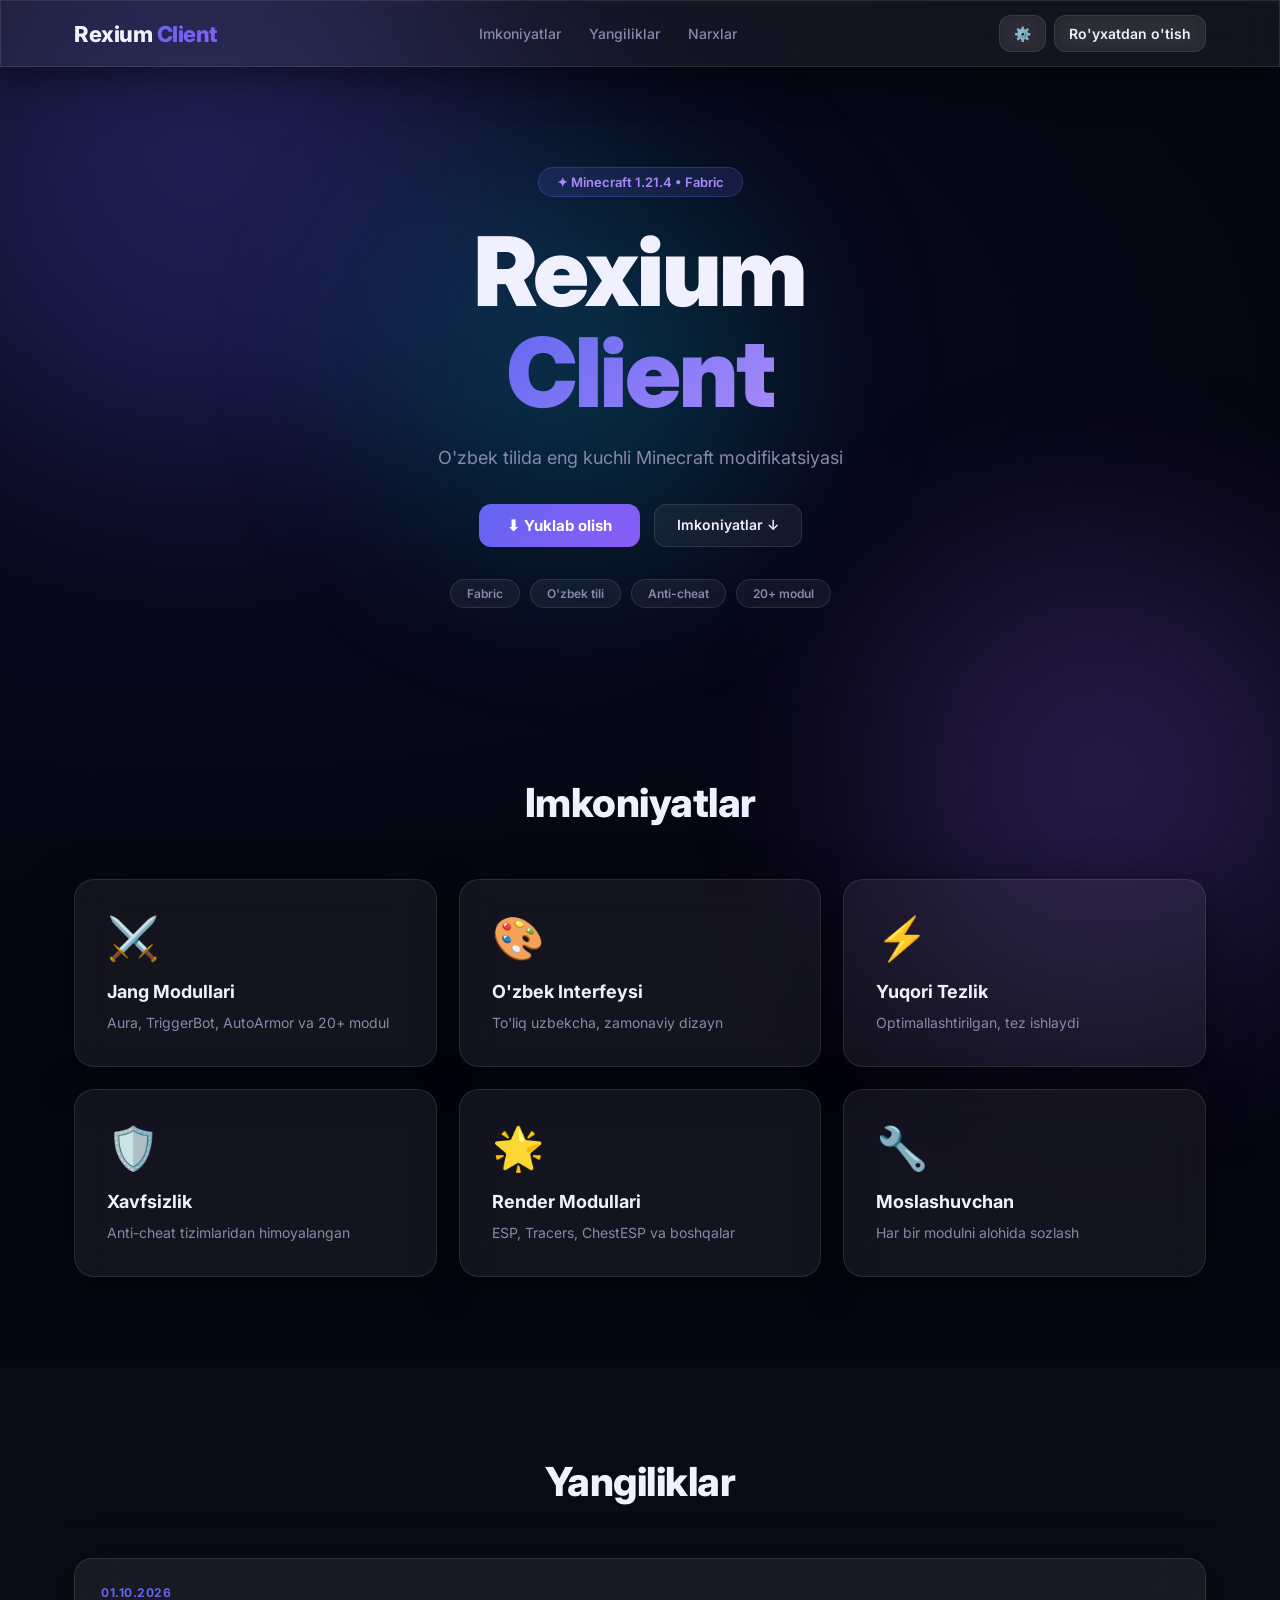
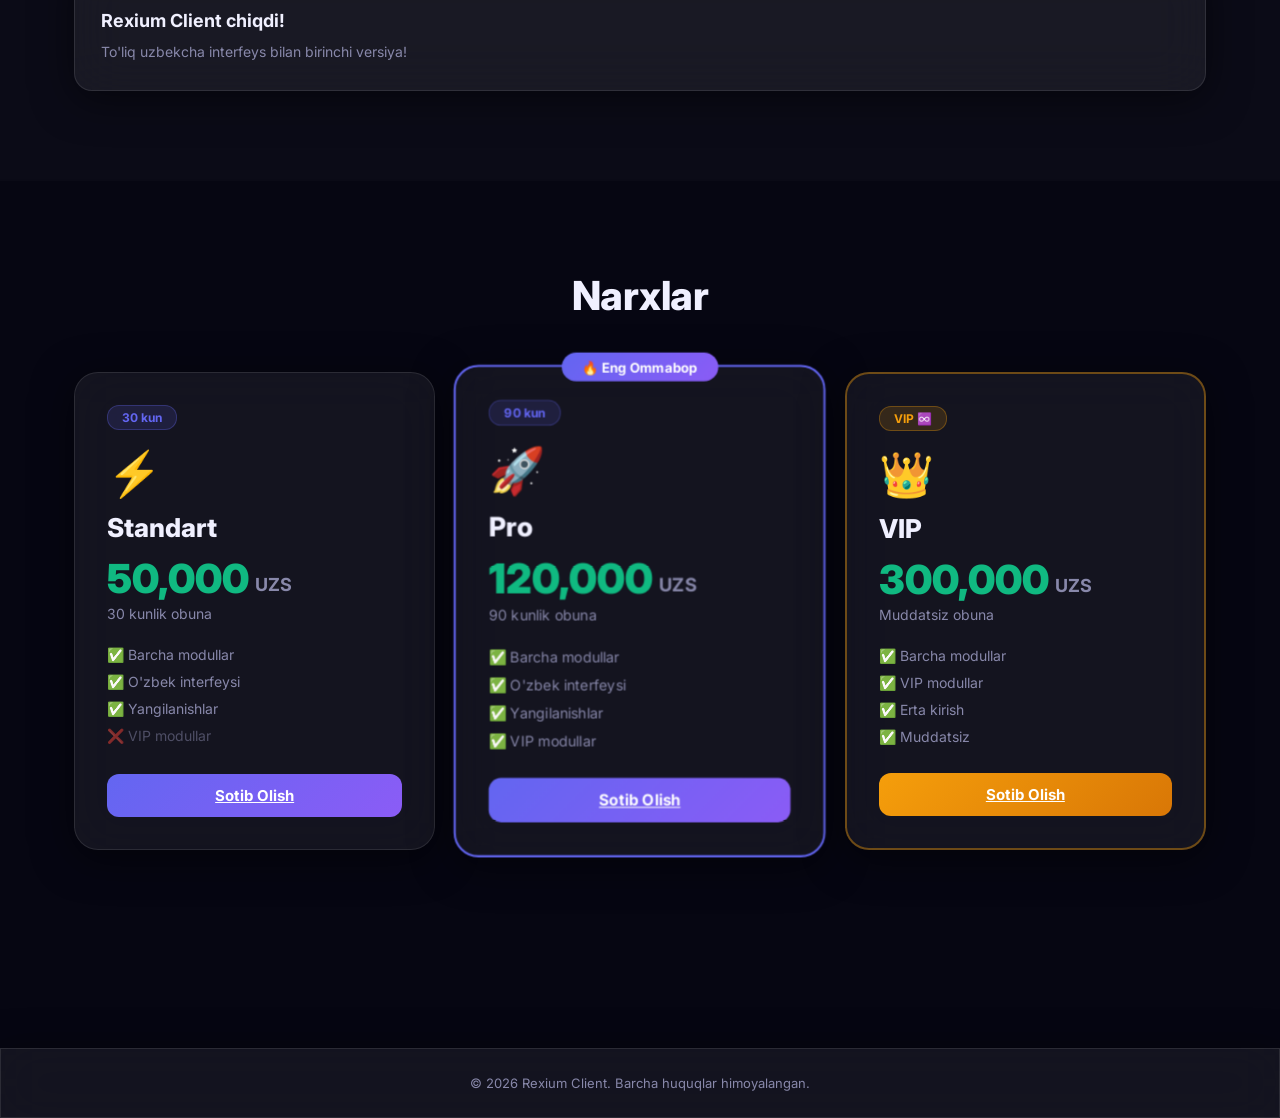
<file: index.html>
<!DOCTYPE html>
<html lang="uz">
<head>
<meta charset="UTF-8">
<meta name="viewport" content="width=device-width, initial-scale=1.0">
<title>Rexium Client</title>
<link rel="stylesheet" href="style.css">
<style>html{scroll-behavior:smooth}</style>
</head>
<body>
<div class="bg-wrap" id="bgWrap">
  <div class="orb orb1"></div><div class="orb orb2"></div><div class="orb orb3"></div>
</div>

<nav class="navbar glass">
  <div class="cnt nav-row">
    <div class="logo"><a href="index.html" style="text-decoration:none;color:inherit">Rexium <span>Client</span></a></div>
    <div class="nav-links">
      <a href="#features">Imkoniyatlar</a>
      <a href="#news">Yangiliklar</a>
      <a href="#pricing">Narxlar</a>
    </div>
    <div class="nav-right">
      <button id="settingsBtn" class="btn-ghost" title="Sozlamalar">⚙️</button>
      <button id="mainBtn" class="btn-ghost">Ro'yxatdan o'tish</button>
    </div>
  </div>
</nav>

<section class="hero">
  <div class="cnt hero-inner">
    <div class="hero-badge">✦ Minecraft 1.21.4 • Fabric</div>
    <h1>Rexium<br><span class="grad">Client</span></h1>
    <p class="hero-sub">O'zbek tilida eng kuchli Minecraft modifikatsiyasi</p>
    <div class="hero-btns">
      <button id="heroDlBtn" class="btn-primary">⬇ Yuklab olish</button>
      <a href="#features" class="btn-ghost">Imkoniyatlar ↓</a>
    </div>
    <div class="chips">
      <span class="chip">Fabric</span><span class="chip">O'zbek tili</span>
      <span class="chip">Anti-cheat</span><span class="chip">20+ modul</span>
    </div>
  </div>
</section>

<section id="features" class="sec">
  <div class="cnt">
    <h2 class="sec-title">Imkoniyatlar</h2>
    <div class="grid3">
      <div class="card glass"><div class="cicon">⚔️</div><h3>Jang Modullari</h3><p>Aura, TriggerBot, AutoArmor va 20+ modul</p></div>
      <div class="card glass"><div class="cicon">🎨</div><h3>O'zbek Interfeysi</h3><p>To'liq uzbekcha, zamonaviy dizayn</p></div>
      <div class="card glass"><div class="cicon">⚡</div><h3>Yuqori Tezlik</h3><p>Optimallashtirilgan, tez ishlaydi</p></div>
      <div class="card glass"><div class="cicon">🛡️</div><h3>Xavfsizlik</h3><p>Anti-cheat tizimlaridan himoyalangan</p></div>
      <div class="card glass"><div class="cicon">🌟</div><h3>Render Modullari</h3><p>ESP, Tracers, ChestESP va boshqalar</p></div>
      <div class="card glass"><div class="cicon">🔧</div><h3>Moslashuvchan</h3><p>Har bir modulni alohida sozlash</p></div>
    </div>
  </div>
</section>

<section id="news" class="sec sec-alt">
  <div class="cnt">
    <h2 class="sec-title">Yangiliklar</h2>
    <div id="newsContainer" class="news-grid">
      <div class="news-card glass">
        <span class="ndate">01.10.2026</span>
        <h3>Rexium Client chiqdi!</h3>
        <p>To'liq uzbekcha interfeys bilan birinchi versiya!</p>
      </div>
    </div>
  </div>
</section>

<section id="pricing" class="sec">
  <div class="cnt">
    <h2 class="sec-title">Narxlar</h2>
    <div class="plans-grid">
      <div class="plan-card glass">
        <div class="plan-badge">30 kun</div>
        <div class="plan-icon">⚡</div>
        <h2 class="plan-name">Standart</h2>
        <div class="plan-price">
          <span class="plan-amount" id="idxPrice30">50,000</span>
          <span class="plan-currency">UZS</span>
        </div>
        <div class="plan-period">30 kunlik obuna</div>
        <ul class="plan-features">
          <li>✅ Barcha modullar</li>
          <li>✅ O'zbek interfeysi</li>
          <li>✅ Yangilanishlar</li>
          <li class="no">❌ VIP modullar</li>
        </ul>
        <a href="pricing.html" class="btn-primary wf" style="text-align:center;display:block">Sotib Olish</a>
      </div>
      <div class="plan-card glass plan-popular">
        <div class="plan-popular-badge">🔥 Eng Ommabop</div>
        <div class="plan-badge">90 kun</div>
        <div class="plan-icon">🚀</div>
        <h2 class="plan-name">Pro</h2>
        <div class="plan-price">
          <span class="plan-amount" id="idxPrice90">120,000</span>
          <span class="plan-currency">UZS</span>
        </div>
        <div class="plan-period">90 kunlik obuna</div>
        <ul class="plan-features">
          <li>✅ Barcha modullar</li>
          <li>✅ O'zbek interfeysi</li>
          <li>✅ Yangilanishlar</li>
          <li>✅ VIP modullar</li>
        </ul>
        <a href="pricing.html" class="btn-primary wf" style="text-align:center;display:block">Sotib Olish</a>
      </div>
      <div class="plan-card glass plan-vip">
        <div class="plan-badge vip-badge">VIP ♾️</div>
        <div class="plan-icon">👑</div>
        <h2 class="plan-name">VIP</h2>
        <div class="plan-price">
          <span class="plan-amount" id="idxPriceVip">300,000</span>
          <span class="plan-currency">UZS</span>
        </div>
        <div class="plan-period">Muddatsiz obuna</div>
        <ul class="plan-features">
          <li>✅ Barcha modullar</li>
          <li>✅ VIP modullar</li>
          <li>✅ Erta kirish</li>
          <li>✅ Muddatsiz</li>
        </ul>
        <a href="pricing.html" class="btn-primary wf" style="text-align:center;display:block;background:linear-gradient(135deg,#f59e0b,#d97706)">Sotib Olish</a>
      </div>
    </div>
  </div>
</section>

<!-- Login -->
<div id="loginModal" class="overlay" style="display:none">
  <div class="modal glass anim-up">
    <button class="mclose" onclick="closeM('loginModal')">&times;</button>
    <h2>Kirish</h2>
    <form id="loginForm">
      <div class="fg"><label>Email</label><input type="email" id="lEmail" placeholder="email@example.com" required></div>
      <div class="fg"><label>Parol</label><input type="password" id="lPass" placeholder="••••••••" required></div>
      <button type="submit" class="btn-primary wf">Kirish</button>
    </form>
    <p class="mswitch">Akkount yo'qmi? <a href="#" id="toReg">Ro'yxatdan o'tish</a></p>
  </div>
</div>

<!-- Register -->
<div id="regModal" class="overlay" style="display:none">
  <div class="modal glass anim-up">
    <button class="mclose" onclick="closeM('regModal')">&times;</button>
    <h2>Ro'yxatdan o'tish</h2>
    <form id="regForm">
      <div class="fg"><label>Ism</label><input type="text" id="rName" placeholder="Ismingiz" required></div>
      <div class="fg"><label>Email</label><input type="email" id="rEmail" placeholder="email@example.com" required></div>
      <div class="fg"><label>Parol</label><input type="password" id="rPass" placeholder="••••••••" required></div>
      <button type="submit" class="btn-primary wf">Ro'yxatdan o'tish</button>
    </form>
    <p class="mswitch">Akkount bormi? <a href="#" id="toLogin">Kirish</a></p>
  </div>
</div>

<div id="toast" class="toast"></div>
<footer class="footer glass"><div class="cnt"><p>© 2026 Rexium Client. Barcha huquqlar himoyalangan.</p></div></footer>

<!-- SETTINGS MODAL -->
<div id="settingsModal" class="overlay" style="display:none">
  <div class="modal glass anim-up stg-modal">
    <button class="mclose" onclick="closeM('settingsModal')">&times;</button>
    <h2>⚙️ Sozlamalar</h2>
    <div class="stg-section">
      <div class="stg-sec-title">👤 Akkount</div>
      <div class="ilist" id="stgUserInfo"><div class="irow"><span class="ilabel">Kirish talab etiladi</span></div></div>
    </div>
    <div class="stg-section" id="stgPassSection" style="display:none">
      <div class="stg-sec-title">🔐 Parolni O'zgartirish</div>
      <form id="stgPassForm">
        <div class="fg"><label>Eski Parol</label><input type="password" id="stgOldPass" placeholder="••••••••" required></div>
        <div class="fg"><label>Yangi Parol</label><input type="password" id="stgNewPass" placeholder="••••••••" required></div>
        <div class="fg"><label>Tasdiqlash</label><input type="password" id="stgNewPass2" placeholder="••••••••" required></div>
        <button type="submit" class="btn-primary wf">💾 Saqlash</button>
      </form>
    </div>
    <div class="stg-section">
      <div class="stg-sec-title">🎨 Interfeys</div>
      <div class="toggle-list">
        <div class="toggle-item">
          <div class="toggle-info"><strong>Fon Animatsiyasi</strong><p>Kompyuter sekinlashsa o'chiring</p></div>
          <label class="toggle-sw"><input type="checkbox" id="stgAnim" checked><span class="sw-track"><span class="sw-thumb"></span></span></label>
        </div>
        <div class="toggle-item">
          <div class="toggle-info"><strong>Glass Effekt</strong><p>Shisha ko'rinish effekti</p></div>
          <label class="toggle-sw"><input type="checkbox" id="stgGlass" checked><span class="sw-track"><span class="sw-thumb"></span></span></label>
        </div>
        <div class="toggle-item">
          <div class="toggle-info"><strong>Silliq Animatsiyalar</strong><p>Hover va o'tish effektlari</p></div>
          <label class="toggle-sw"><input type="checkbox" id="stgTransitions" checked><span class="sw-track"><span class="sw-thumb"></span></span></label>
        </div>
      </div>
    </div>
  </div>
</div>

<script src="auth.js"></script><script src="settings.js"></script><script src="app.js"></script>
</body>
</html>
</file>
<file: style.css>
@import url('https://fonts.googleapis.com/css2?family=Inter:wght@300;400;500;600;700;800;900&display=swap');

*{margin:0;padding:0;box-sizing:border-box}
:root{
  --p:#6366f1;--p2:#8b5cf6;--p3:#a78bfa;
  --ok:#10b981;--err:#ef4444;--warn:#f59e0b;
  --dark:#060612;--dark2:#0d0d1f;
  --txt:#f0f0ff;--sub:#8888aa;
  --gb:rgba(255,255,255,0.06);
  --gb2:rgba(255,255,255,0.10);
  --gbr:rgba(255,255,255,0.12);
  --brd:rgba(255,255,255,0.10);
  --shd:0 8px 40px rgba(0,0,0,0.5);
}
body{font-family:'Inter',sans-serif;background:var(--dark);color:var(--txt);min-height:100vh;overflow-x:hidden}

/* ── ANIMATED BG ── */
.bg-wrap{position:fixed;inset:0;z-index:-1;background:radial-gradient(ellipse at 15% 40%,#0a0a25,#060612 70%)}
.orb{position:absolute;border-radius:50%;filter:blur(90px);opacity:.3;animation:floatOrb 10s ease-in-out infinite}
.orb1{width:700px;height:700px;background:radial-gradient(circle,#6366f1,transparent);top:-200px;left:-150px;animation-delay:0s}
.orb2{width:550px;height:550px;background:radial-gradient(circle,#8b5cf6,transparent);bottom:-150px;right:-100px;animation-delay:-4s}
.orb3{width:450px;height:450px;background:radial-gradient(circle,#06b6d4,transparent);top:40%;left:45%;transform:translate(-50%,-50%);animation-delay:-7s}
@keyframes floatOrb{0%,100%{transform:translate(0,0) scale(1)}33%{transform:translate(40px,-30px) scale(1.06)}66%{transform:translate(-25px,40px) scale(0.94)}}
.orb3{animation-name:floatOrb3}
@keyframes floatOrb3{0%,100%{transform:translate(-50%,-50%) scale(1)}33%{transform:translate(calc(-50% + 30px),calc(-50% - 20px)) scale(1.05)}66%{transform:translate(calc(-50% - 20px),calc(-50% + 30px)) scale(0.96)}}

/* ── GLASS ── */
.glass{
  background:var(--gb);
  backdrop-filter:blur(24px);
  -webkit-backdrop-filter:blur(24px);
  border:1px solid var(--brd);
  box-shadow:var(--shd);
}

/* ── LAYOUT ── */
.cnt{max-width:1180px;margin:0 auto;padding:0 24px}

/* ── NAVBAR ── */
.navbar{position:sticky;top:0;z-index:200;padding:14px 0}
.nav-row{display:flex;align-items:center;justify-content:space-between;gap:20px}
.logo{font-size:22px;font-weight:800;letter-spacing:-.5px}
.logo span{background:linear-gradient(135deg,var(--p),var(--p2));-webkit-background-clip:text;-webkit-text-fill-color:transparent}
.nav-links{display:flex;gap:28px}
.nav-links a{color:var(--sub);text-decoration:none;font-size:14px;font-weight:500;transition:color .2s}
.nav-links a:hover,.nav-links a.active{color:var(--txt)}

/* ── BUTTONS ── */
.btn-primary{background:linear-gradient(135deg,var(--p),var(--p2));color:#fff;border:none;padding:12px 28px;border-radius:12px;font-size:15px;font-weight:700;cursor:pointer;transition:transform .2s,box-shadow .2s;font-family:inherit}
.btn-primary:hover{transform:translateY(-2px);box-shadow:0 10px 30px rgba(99,102,241,.45)}
.btn-ghost{background:var(--gb);border:1px solid var(--brd);color:var(--txt);padding:11px 22px;border-radius:12px;font-size:14px;font-weight:600;cursor:pointer;backdrop-filter:blur(10px);transition:all .2s;font-family:inherit;text-decoration:none;display:inline-block}
.btn-ghost:hover{background:var(--gbr);transform:translateY(-1px)}
.btn-ok{background:linear-gradient(135deg,var(--ok),#059669);color:#fff;border:none;padding:10px 20px;border-radius:10px;font-size:13px;font-weight:700;cursor:pointer;transition:all .2s;font-family:inherit}
.btn-ok:hover{transform:translateY(-1px);box-shadow:0 6px 20px rgba(16,185,129,.4)}
.btn-err{background:linear-gradient(135deg,var(--err),#dc2626);color:#fff;border:none;padding:10px 20px;border-radius:10px;font-size:13px;font-weight:700;cursor:pointer;transition:all .2s;font-family:inherit}
.btn-err:hover{transform:translateY(-1px)}
.btn-warn{background:linear-gradient(135deg,var(--warn),#d97706);color:#fff;border:none;padding:10px 20px;border-radius:10px;font-size:13px;font-weight:700;cursor:pointer;transition:all .2s;font-family:inherit}
.btn-sm{padding:8px 16px;font-size:12px;border-radius:8px}
.wf{width:100%}
.mt12{margin-top:12px}
.mt16{margin-top:16px}
.mt20{margin-top:20px}

/* grad */
.grad{background:linear-gradient(135deg,var(--p),var(--p3));-webkit-background-clip:text;-webkit-text-fill-color:transparent}

/* ── HERO ── */
.hero{padding:100px 0 80px;text-align:center}
.hero-inner{display:flex;flex-direction:column;align-items:center}
.hero-badge{display:inline-block;background:rgba(99,102,241,.15);border:1px solid rgba(99,102,241,.3);color:var(--p3);padding:6px 18px;border-radius:20px;font-size:13px;font-weight:600;margin-bottom:24px}
.hero h1{font-size:clamp(56px,9vw,96px);font-weight:900;line-height:1.05;margin-bottom:24px;letter-spacing:-2px}
.hero-sub{font-size:18px;color:var(--sub);margin-bottom:36px;max-width:480px}
.hero-btns{display:flex;gap:14px;justify-content:center;flex-wrap:wrap;margin-bottom:32px}
.chips{display:flex;gap:10px;flex-wrap:wrap;justify-content:center}
.chip{padding:6px 16px;border-radius:20px;font-size:12px;font-weight:600;background:rgba(255,255,255,.05);border:1px solid var(--brd);color:var(--sub)}

/* ── SECTIONS ── */
.sec{padding:90px 0}
.sec-alt{background:rgba(255,255,255,.02)}
.sec-title{font-size:40px;font-weight:800;text-align:center;margin-bottom:52px;letter-spacing:-.5px}

/* ── CARDS ── */
.grid3{display:grid;grid-template-columns:repeat(auto-fit,minmax(270px,1fr));gap:22px}
.card{padding:32px;border-radius:20px;transition:transform .3s,box-shadow .3s}
.card:hover{transform:translateY(-6px);box-shadow:0 16px 40px rgba(99,102,241,.2)}
.cicon{font-size:42px;margin-bottom:18px}
.card h3{font-size:18px;font-weight:700;margin-bottom:10px}
.card p{color:var(--sub);font-size:14px;line-height:1.6}

/* ── NEWS ── */
.news-grid{display:grid;grid-template-columns:repeat(auto-fit,minmax(280px,1fr));gap:20px}
.news-card{padding:26px;border-radius:18px;transition:transform .3s}
.news-card:hover{transform:translateY(-4px)}
.ndate{display:block;color:var(--p);font-size:12px;font-weight:700;letter-spacing:.5px;margin-bottom:10px;text-transform:uppercase}
.news-card h3{font-size:18px;font-weight:700;margin-bottom:10px}
.news-card p{color:var(--sub);font-size:14px;line-height:1.6}

/* ── MODAL OVERLAY ── */
.overlay{position:fixed;inset:0;background:rgba(0,0,0,.75);backdrop-filter:blur(10px);z-index:500;display:flex;align-items:center;justify-content:center;padding:20px;animation:fadeIn .25s}
.overlay[style*="display:none"]{display:none!important}

/* ── MODAL ── */
.modal{padding:36px;border-radius:24px;width:100%;max-width:460px;position:relative}
.modal h2{font-size:24px;font-weight:800;margin-bottom:26px}
.mclose{position:absolute;top:14px;right:18px;background:none;border:none;color:var(--sub);font-size:26px;cursor:pointer;line-height:1;transition:color .2s;z-index:10}
.mclose:hover{color:var(--txt)}
.mswitch{text-align:center;margin-top:18px;color:var(--sub);font-size:14px}
.mswitch a{color:var(--p);text-decoration:none;font-weight:600}
.mswitch a:hover{text-decoration:underline}

/* confirm modal */
.confirm-modal{max-width:400px;text-align:center}
.confirm-modal h2{margin-bottom:12px}
.confirm-modal p{color:var(--sub);margin-bottom:28px;line-height:1.6}
.confirm-btns{display:flex;gap:12px;justify-content:center}

/* ── FORM ── */
.fg{margin-bottom:18px}
.fg label{display:block;font-size:12px;font-weight:700;color:var(--sub);text-transform:uppercase;letter-spacing:.5px;margin-bottom:8px}
.fg input,.fg textarea,.fg select{width:100%;padding:13px 16px;background:rgba(255,255,255,.06);border:1px solid var(--brd);border-radius:10px;color:var(--txt);font-size:14px;font-family:inherit;outline:none;transition:border-color .2s,background .2s}
.fg input:focus,.fg textarea:focus,.fg select:focus{border-color:var(--p);background:rgba(99,102,241,.08)}
.fg textarea{resize:vertical}
.fg select option{background:#1a1a2e}

/* ── TOAST ── */
.toast{position:fixed;bottom:28px;right:28px;z-index:9999;padding:14px 26px;border-radius:12px;font-weight:700;font-size:14px;opacity:0;pointer-events:none;transition:opacity .3s,transform .3s;transform:translateY(16px);max-width:360px}
.toast.show{opacity:1;transform:translateY(0)}
.toast.success{background:linear-gradient(135deg,var(--ok),#059669);color:#fff}
.toast.error{background:linear-gradient(135deg,var(--err),#dc2626);color:#fff}
.toast.info{background:linear-gradient(135deg,var(--p),var(--p2));color:#fff}

/* ── PAGE ── */
.page{padding:56px 0 100px;min-height:calc(100vh - 68px)}
.page-head{margin-bottom:40px}
.page-head h1{font-size:34px;font-weight:800;margin-bottom:6px}
.page-head p{color:var(--sub);font-size:15px}

/* ── DASHBOARD GRID ── */
.dgrid{display:grid;grid-template-columns:repeat(auto-fit,minmax(300px,1fr));gap:22px}
.dcard{padding:26px;border-radius:20px;transition:transform .3s}
.dcard:hover{transform:translateY(-4px)}
.dcard-head{display:flex;align-items:center;gap:12px;margin-bottom:22px;padding-bottom:14px;border-bottom:1px solid var(--brd)}
.dcard-head h3{font-size:17px;font-weight:700}
.dcard-icon{font-size:22px}

.ilist{display:flex;flex-direction:column}
.irow{display:flex;justify-content:space-between;align-items:center;padding:12px 0;border-bottom:1px solid rgba(255,255,255,.04);font-size:14px}
.irow:last-child{border:none}
.ilabel{color:var(--sub)}
.ival{font-weight:600}
.spill{padding:4px 14px;border-radius:20px;font-size:12px;font-weight:700}
.spill-ok{background:rgba(16,185,129,.15);color:var(--ok)}
.spill-no{background:rgba(239,68,68,.15);color:var(--err)}
.spill-wait{background:rgba(245,158,11,.15);color:var(--warn)}

.vbadges{display:grid;grid-template-columns:1fr 1fr;gap:12px;margin-bottom:22px}
.vbadge{background:rgba(99,102,241,.1);border:1px solid rgba(99,102,241,.2);padding:14px;border-radius:12px;text-align:center}
.vbadge span{display:block;color:var(--sub);font-size:11px;font-weight:700;text-transform:uppercase;letter-spacing:.5px;margin-bottom:6px}
.vbadge strong{font-size:20px;color:var(--p)}

.dl-avail{text-align:center;padding:16px 0}
.dl-avail .big-ico{font-size:52px;margin-bottom:10px;display:block}
.dl-avail p{color:var(--sub);font-size:13px;margin-top:10px}

.dl-locked{text-align:center;padding:16px 0;opacity:.6}
.dl-locked .big-ico{font-size:52px;margin-bottom:10px;display:block}
.dl-locked p{color:var(--sub);font-size:13px}

.price-big{font-size:38px;font-weight:900;color:var(--ok);text-align:center;margin:14px 0 8px}
.price-desc{color:var(--sub);text-align:center;font-size:13px}

.pending-box{background:rgba(245,158,11,.1);border:1px solid rgba(245,158,11,.3);color:var(--warn);padding:14px;border-radius:12px;text-align:center;font-weight:600;font-size:14px;margin-top:14px;animation:pulse 2s infinite}
@keyframes pulse{0%,100%{opacity:1}50%{opacity:.65}}

.feat-ul{list-style:none;display:flex;flex-direction:column;gap:8px}
.feat-ul li{font-size:14px;color:var(--sub);padding:8px 0;border-bottom:1px solid rgba(255,255,255,.04)}
.feat-ul li:last-child{border:none}

/* ── PAYMENT MODAL ── */
.pay-modal{max-width:520px}
.pay-head{text-align:center;margin-bottom:22px}
.pay-head h2{font-size:22px;margin-bottom:6px}
.pay-head p{color:var(--sub);font-size:14px}

.card-vis{background:linear-gradient(135deg,#667eea 0%,#764ba2 100%);padding:26px 28px;border-radius:18px;margin-bottom:18px;box-shadow:0 12px 32px rgba(102,126,234,.4)}
.card-vis .cnum{font-size:20px;font-weight:700;letter-spacing:3px;color:#fff;margin-bottom:14px}
.card-vis .cown{font-size:15px;font-weight:600;color:rgba(255,255,255,.9);margin-bottom:4px}
.card-vis .cbank{font-size:12px;color:rgba(255,255,255,.65)}

.pay-sum{background:rgba(16,185,129,.1);border:1px solid rgba(16,185,129,.25);color:var(--ok);text-align:center;padding:12px;border-radius:10px;margin-bottom:18px;font-weight:700;font-size:15px}

.upload-area input[type="file"]{display:none}
.upload-area label{display:flex;flex-direction:column;align-items:center;gap:8px;padding:28px;border:2px dashed var(--p);border-radius:14px;cursor:pointer;color:var(--sub);font-size:14px;transition:all .2s}
.upload-area label:hover{background:rgba(99,102,241,.08);color:var(--txt)}
.uico{font-size:34px}
.img-prev{margin-top:12px;text-align:center}
.img-prev img{max-width:100%;max-height:180px;border-radius:10px;border:1px solid var(--brd)}
.pay-note{text-align:center;color:var(--sub);font-size:12px;margin-top:12px}

/* ── ADMIN ── */
.atabs{display:flex;gap:4px;padding:6px;border-radius:16px;margin-bottom:26px;flex-wrap:wrap}
.atab{flex:1;min-width:120px;padding:11px 16px;background:transparent;border:none;color:var(--sub);font-size:13px;font-weight:700;border-radius:12px;cursor:pointer;transition:all .2s;font-family:inherit;display:flex;align-items:center;justify-content:center;gap:6px}
.atab:hover{background:rgba(255,255,255,.06);color:var(--txt)}
.atab.active{background:linear-gradient(135deg,var(--p),var(--p2));color:#fff}
.bpill{background:var(--err);color:#fff;padding:1px 7px;border-radius:10px;font-size:11px}

.tpane{display:none}
.tpane.active{display:block}

.acard{padding:26px;border-radius:20px;margin-bottom:22px}
.acard>h3{font-size:18px;font-weight:700;margin-bottom:22px;padding-bottom:14px;border-bottom:1px solid var(--brd)}
.acard-head{display:flex;justify-content:space-between;align-items:center;margin-bottom:22px;padding-bottom:14px;border-bottom:1px solid var(--brd)}
.acard-head h3{font-size:18px;font-weight:700;margin:0}
.stats-row{display:flex;gap:10px}
.stt{padding:7px 16px;border-radius:8px;font-size:13px;color:var(--sub)}
.stt strong{color:var(--p)}

/* payment items */
.pitem{background:rgba(255,255,255,.04);border:1px solid var(--brd);padding:18px;border-radius:14px;margin-bottom:12px;display:flex;gap:16px;align-items:flex-start}
.pitem:hover{border-color:rgba(99,102,241,.3)}
.pinfo{flex:1}
.pinfo h4{font-size:15px;font-weight:700;margin-bottom:4px}
.pinfo .pemail{color:var(--sub);font-size:12px;margin-bottom:10px}
.pmeta{display:flex;flex-wrap:wrap;gap:6px;margin-bottom:12px}
.mtag{background:rgba(99,102,241,.1);border:1px solid rgba(99,102,241,.15);color:var(--sub);padding:3px 10px;border-radius:8px;font-size:12px}
.chk-img img{max-width:140px;max-height:110px;border-radius:8px;cursor:pointer;border:1px solid var(--brd);transition:transform .2s;display:block}
.chk-img img:hover{transform:scale(1.04)}
.chk-lbl{color:var(--sub);font-size:11px;margin-top:4px}
.pacts{display:flex;flex-direction:column;gap:8px;min-width:120px}

.ppill{padding:5px 14px;border-radius:20px;font-size:12px;font-weight:700}
.ppill-ok{background:rgba(16,185,129,.15);color:var(--ok)}
.ppill-rej{background:rgba(239,68,68,.15);color:var(--err)}

/* news admin */
.nitem{background:rgba(255,255,255,.04);border:1px solid var(--brd);padding:18px;border-radius:14px;margin-bottom:10px;display:flex;gap:14px;align-items:flex-start}
.ncont{flex:1}
.ncont h4{font-size:15px;font-weight:700;margin-bottom:6px}
.ncont p{color:var(--sub);font-size:13px;margin-bottom:6px}

/* users */
.ulist{display:flex;flex-direction:column;gap:10px}
.uitem{background:rgba(255,255,255,.04);border:1px solid var(--brd);padding:14px 18px;border-radius:14px;display:flex;align-items:center;gap:14px}
.uitem:hover{border-color:rgba(99,102,241,.3)}
.uavatar{width:42px;height:42px;border-radius:50%;background:linear-gradient(135deg,var(--p),var(--p2));display:flex;align-items:center;justify-content:center;font-size:16px;font-weight:800;color:#fff;flex-shrink:0}
.uinfo{flex:1}
.uinfo strong{display:block;font-size:14px;font-weight:700;margin-bottom:2px}
.uinfo span{color:var(--sub);font-size:12px}
.uacts{display:flex;gap:6px;flex-wrap:wrap}

/* image viewer */
.imgview-inner{position:relative;max-width:90vw;max-height:90vh}
.imgview-inner img{max-width:100%;max-height:88vh;border-radius:14px;display:block;box-shadow:0 20px 60px rgba(0,0,0,.7)}

/* ── FOOTER ── */
.footer{padding:26px 0;margin-top:60px;text-align:center}
.footer p{color:var(--sub);font-size:13px}

/* ── EMPTY ── */
.empty{text-align:center;padding:40px;color:var(--sub);font-size:15px}

/* ── ANIMATIONS ── */
@keyframes fadeIn{from{opacity:0}to{opacity:1}}
@keyframes slideUp{from{transform:translateY(40px);opacity:0}to{transform:translateY(0);opacity:1}}

/* ── RESPONSIVE ── */
@media(max-width:768px){
  .hero h1{font-size:48px}
  .hero-btns{flex-direction:column;align-items:center}
  .nav-links{display:none}
  .atabs{gap:4px}
  .atab{flex:none;min-width:auto;font-size:12px;padding:9px 12px}
  .pitem{flex-direction:column}
  .pacts{flex-direction:row;min-width:auto}
}

/* ── CONFIRM MODAL ── */
.confirm-modal{max-width:420px;text-align:center}
.confirm-modal h2{margin-bottom:12px}
.confirm-modal p{color:var(--sub);margin-bottom:28px;line-height:1.6;font-size:15px}
.confirm-btns{display:flex;gap:12px;justify-content:center}

/* ── TOGGLE SWITCH ── */
.toggle-list{display:flex;flex-direction:column;gap:0}
.toggle-item{display:flex;justify-content:space-between;align-items:center;padding:16px 0;border-bottom:1px solid rgba(255,255,255,.05)}
.toggle-item:last-child{border:none}
.toggle-info strong{display:block;font-size:14px;font-weight:700;margin-bottom:4px}
.toggle-info p{color:var(--sub);font-size:12px;margin:0}
.toggle-sw{position:relative;display:inline-block;cursor:pointer}
.toggle-sw input{display:none}
.sw-track{display:block;width:48px;height:26px;background:rgba(255,255,255,.15);border-radius:13px;transition:background .3s;position:relative}
.toggle-sw input:checked ~ .sw-track{background:linear-gradient(135deg,var(--p),var(--p2))}
.sw-thumb{position:absolute;top:3px;left:3px;width:20px;height:20px;background:#fff;border-radius:50%;transition:transform .3s;box-shadow:0 2px 6px rgba(0,0,0,.3)}
.toggle-sw input:checked ~ .sw-track .sw-thumb{transform:translateX(22px)}

/* ── PROMO SECTION ── */
.promo-section{margin-top:20px}
.promo-divider{text-align:center;color:var(--sub);font-size:13px;margin-bottom:14px;position:relative}
.promo-divider::before,.promo-divider::after{content:'';position:absolute;top:50%;width:42%;height:1px;background:var(--brd)}
.promo-divider::before{left:0}.promo-divider::after{right:0}
.promo-row{display:flex;gap:10px}
.promo-row input{flex:1;padding:12px 16px;background:rgba(255,255,255,.06);border:1px solid var(--brd);border-radius:10px;color:var(--txt);font-size:14px;font-family:inherit;outline:none;text-transform:uppercase;letter-spacing:1px}
.promo-row input:focus{border-color:var(--p)}
.promo-row .btn-primary{padding:12px 20px;white-space:nowrap}

/* ── ANIM-UP class for modals ── */
.anim-up{animation:slideUp .3s ease}

/* ── NAV RIGHT ── */
.nav-right{display:flex;align-items:center;gap:10px}

/* ── SETTINGS MODAL ── */
.stg-modal{max-width:480px;max-height:85vh;overflow-y:auto;scrollbar-width:thin;scrollbar-color:var(--p) transparent}
.stg-modal::-webkit-scrollbar{width:4px}
.stg-modal::-webkit-scrollbar-track{background:transparent}
.stg-modal::-webkit-scrollbar-thumb{background:var(--p);border-radius:4px}

.stg-section{margin-bottom:24px;padding-bottom:24px;border-bottom:1px solid var(--brd)}
.stg-section:last-child{margin-bottom:0;padding-bottom:0;border-bottom:none}
.stg-sec-title{font-size:12px;font-weight:800;text-transform:uppercase;letter-spacing:1px;color:var(--sub);margin-bottom:16px}

/* nav-right */
.nav-right{display:flex;align-items:center;gap:8px}
.nav-right .btn-ghost{padding:9px 14px}

/* ── PROMO SECTION FIX ── */
.promo-section{
  margin-top:16px;
  padding-top:16px;
  border-top:1px solid var(--brd);
  width:100%;
  box-sizing:border-box;
}
.promo-divider{
  text-align:center;
  color:var(--sub);
  font-size:12px;
  font-weight:700;
  text-transform:uppercase;
  letter-spacing:.5px;
  margin-bottom:12px;
}
.promo-row{
  display:flex;
  gap:8px;
  width:100%;
  box-sizing:border-box;
}
.promo-row input{
  flex:1;
  min-width:0; /* flex overflow fix */
  padding:12px 14px;
  background:rgba(255,255,255,0.06);
  border:1px solid var(--brd);
  border-radius:10px;
  color:var(--txt);
  font-size:14px;
  font-family:inherit;
  outline:none;
  text-transform:uppercase;
  letter-spacing:1px;
  box-sizing:border-box;
}
.promo-row input:focus{border-color:var(--p);}
.promo-row .btn-primary{
  padding:12px 16px;
  white-space:nowrap;
  flex-shrink:0;
}

/* purchase card overflow fix */
#purchaseCard .dcard{
  overflow:hidden;
}
.price-big{
  word-break:break-word;
  padding:0 8px;
}
.price-desc{
  padding:0 8px;
  word-break:break-word;
}

/* ── PRICING ── */
.pricing-page{padding:60px 0 100px}
.pricing-head{text-align:center;margin-bottom:56px}
.pricing-head h1{font-size:48px;font-weight:900;margin:16px 0 12px;letter-spacing:-1px}
.pricing-head p{color:var(--sub);font-size:18px}

.plans-grid{display:grid;grid-template-columns:repeat(auto-fit,minmax(280px,1fr));gap:24px;margin-bottom:48px}

.plan-card{padding:32px;border-radius:24px;position:relative;transition:transform .3s,box-shadow .3s;display:flex;flex-direction:column;gap:0}
.plan-card:hover{transform:translateY(-8px);box-shadow:0 20px 50px rgba(99,102,241,.25)}

.plan-popular{border:2px solid var(--p)!important;transform:scale(1.03)}
.plan-popular:hover{transform:scale(1.03) translateY(-8px)}

.plan-popular-badge{position:absolute;top:-14px;left:50%;transform:translateX(-50%);background:linear-gradient(135deg,var(--p),var(--p2));color:#fff;padding:6px 20px;border-radius:20px;font-size:13px;font-weight:700;white-space:nowrap}

.plan-vip{border:2px solid rgba(245,158,11,.4)!important}
.plan-vip:hover{box-shadow:0 20px 50px rgba(245,158,11,.2)}

.plan-badge{display:inline-block;background:rgba(99,102,241,.15);border:1px solid rgba(99,102,241,.3);color:var(--p);padding:4px 14px;border-radius:12px;font-size:12px;font-weight:700;margin-bottom:16px;width:fit-content}
.vip-badge{background:rgba(245,158,11,.15);border-color:rgba(245,158,11,.3);color:var(--warn)}

.plan-icon{font-size:44px;margin-bottom:12px}
.plan-name{font-size:26px;font-weight:800;margin-bottom:16px}

.plan-price{display:flex;align-items:flex-end;gap:6px;margin-bottom:6px}
.plan-amount{font-size:40px;font-weight:900;color:var(--ok);line-height:1}
.plan-currency{font-size:18px;font-weight:700;color:var(--sub);padding-bottom:4px}

.plan-period{color:var(--sub);font-size:14px;margin-bottom:24px}

.plan-features{list-style:none;padding:0;margin-bottom:28px;flex:1;display:flex;flex-direction:column;gap:10px}
.plan-features li{font-size:14px;color:var(--sub)}
.plan-features li.no{opacity:.5}

.plan-btn{margin-top:auto}
.vip-btn{background:linear-gradient(135deg,#f59e0b,#d97706)!important}

/* promo card */
.promo-card{padding:36px;border-radius:20px;text-align:center;margin-top:16px}
.promo-card h3{font-size:22px;font-weight:800;margin-bottom:8px}
.promo-card p{color:var(--sub);font-size:14px;margin-bottom:24px}
.promo-big-row{display:flex;gap:12px;max-width:480px;margin:0 auto}
.promo-big-row input{flex:1;min-width:0;padding:14px 18px;background:rgba(255,255,255,.06);border:1px solid var(--brd);border-radius:12px;color:var(--txt);font-size:15px;font-family:inherit;outline:none;text-transform:uppercase;letter-spacing:1px}
.promo-big-row input:focus{border-color:var(--p)}
.promo-big-row .btn-primary{padding:14px 24px;flex-shrink:0}

/* index pricing section smooth scroll */
#pricing{scroll-margin-top:80px}
#features{scroll-margin-top:80px}
#news{scroll-margin-top:80px}

/* smooth scroll for whole page */

/* ── CFG SECTION ── */
.cfg-info{margin-bottom:20px;text-align:center}
.cfg-badge{display:inline-block;background:linear-gradient(135deg,rgba(245,158,11,.2),rgba(217,119,6,.1));border:1px solid rgba(245,158,11,.4);color:var(--warn);padding:5px 16px;border-radius:12px;font-size:12px;font-weight:700;margin-bottom:10px}
.cfg-desc{color:var(--sub);font-size:14px}

.cfg-method-title{font-size:13px;font-weight:700;color:var(--sub);text-transform:uppercase;letter-spacing:.5px;margin-bottom:14px}
.cfg-divider{text-align:center;color:var(--sub);font-size:12px;font-weight:700;margin:20px 0;padding:0 20px;position:relative}
.cfg-divider::before,.cfg-divider::after{content:'';position:absolute;top:50%;width:45%;height:1px;background:var(--brd)}
.cfg-divider::before{left:0}.cfg-divider::after{right:0}

.cfg-status{margin:10px 0;font-size:13px;min-height:20px}

.cfg-current{padding:16px;border-radius:12px;margin-top:20px}
.cfg-current-title{font-size:13px;font-weight:700;color:var(--ok);margin-bottom:8px}
</file>
